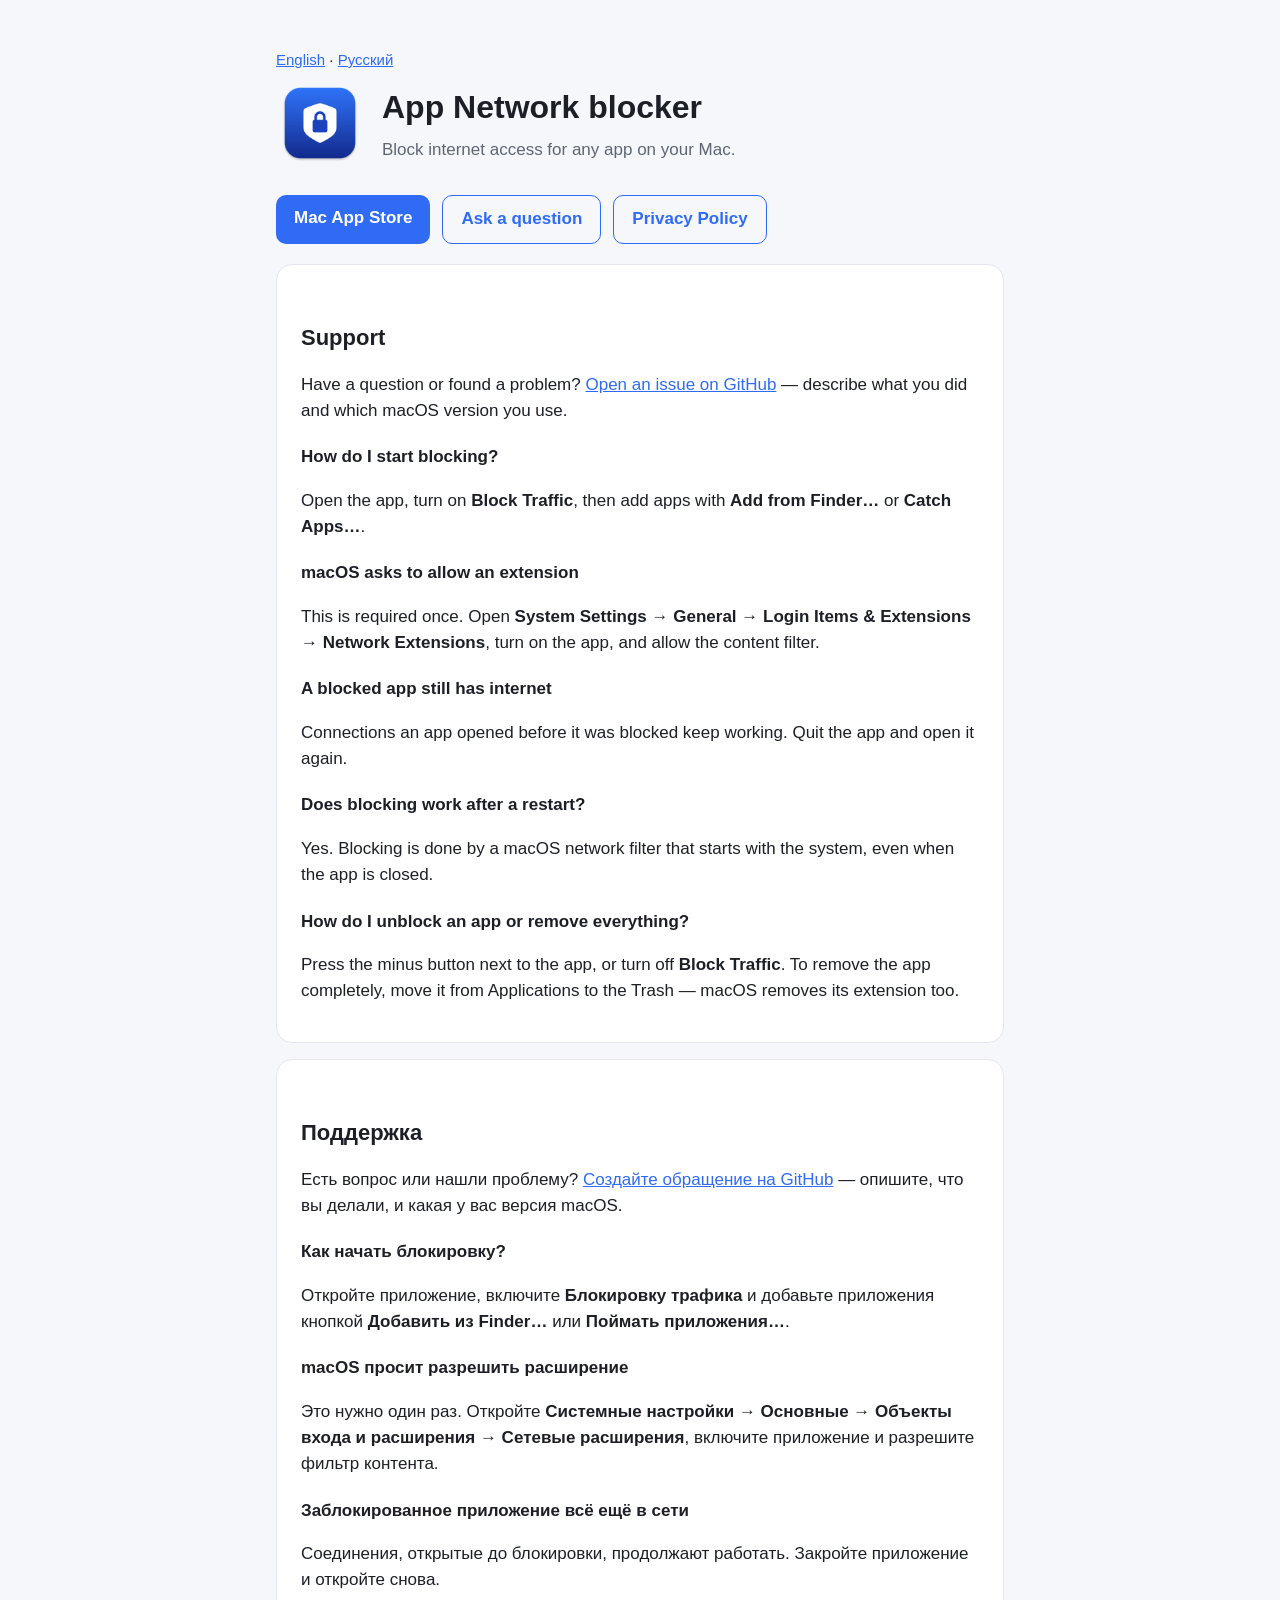
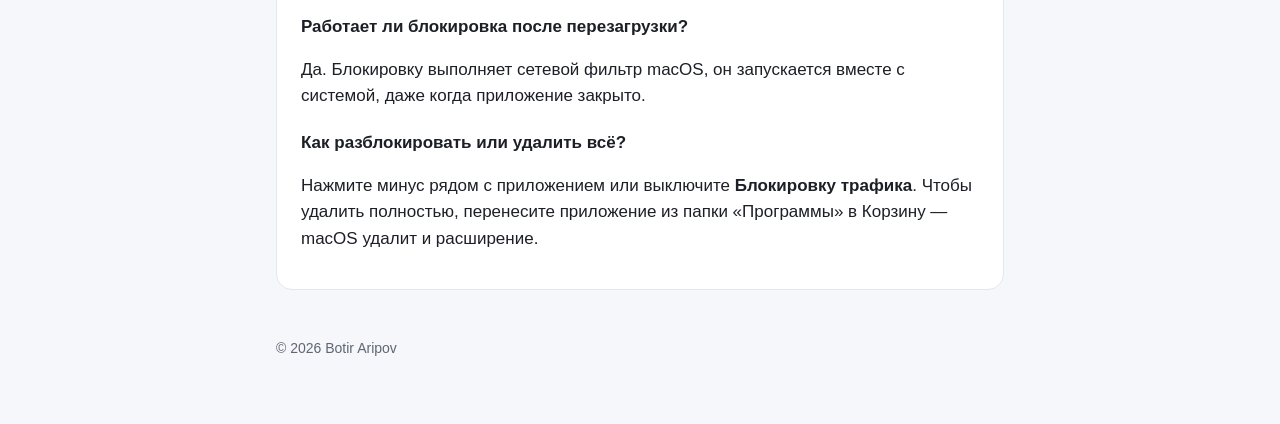
<file: index.html>
<!DOCTYPE html>
<html lang="en">
<head>
  <meta charset="utf-8">
  <meta name="viewport" content="width=device-width, initial-scale=1">
  <title>App Network blocker — Support</title>
  <meta name="description" content="App Network blocker for Mac blocks internet access for the apps you choose.">
  <link rel="icon" href="icon.png">
  <link rel="stylesheet" href="style.css">
</head>
<body>
<main>
  <nav class="lang"><a href="#en">English</a> · <a href="#ru">Русский</a></nav>
  <header>
    <img src="icon.png" alt="">
    <div>
      <h1>App Network blocker</h1>
      <p class="muted">Block internet access for any app on your Mac.</p>
    </div>
  </header>

  <div class="buttons">
    <a class="button" href="https://apps.apple.com/app/id6816795297">Mac App Store</a>
    <a class="button secondary" href="https://github.com/Batko91/app-network-blocker/issues/new">Ask a question</a>
    <a class="button secondary" href="privacy.html">Privacy Policy</a>
  </div>

  <section id="en" class="card">
    <h2>Support</h2>
    <p>Have a question or found a problem? <a href="https://github.com/Batko91/app-network-blocker/issues/new">Open an issue on GitHub</a> — describe what you did and which macOS version you use.</p>

    <h3>How do I start blocking?</h3>
    <p>Open the app, turn on <b>Block Traffic</b>, then add apps with <b>Add from Finder…</b> or <b>Catch Apps…</b>.</p>

    <h3>macOS asks to allow an extension</h3>
    <p>This is required once. Open <b>System Settings → General → Login Items &amp; Extensions → Network Extensions</b>, turn on the app, and allow the content filter.</p>

    <h3>A blocked app still has internet</h3>
    <p>Connections an app opened before it was blocked keep working. Quit the app and open it again.</p>

    <h3>Does blocking work after a restart?</h3>
    <p>Yes. Blocking is done by a macOS network filter that starts with the system, even when the app is closed.</p>

    <h3>How do I unblock an app or remove everything?</h3>
    <p>Press the minus button next to the app, or turn off <b>Block Traffic</b>. To remove the app completely, move it from Applications to the Trash — macOS removes its extension too.</p>
  </section>

  <section id="ru" class="card" lang="ru">
    <h2>Поддержка</h2>
    <p>Есть вопрос или нашли проблему? <a href="https://github.com/Batko91/app-network-blocker/issues/new">Создайте обращение на GitHub</a> — опишите, что вы делали, и какая у вас версия macOS.</p>

    <h3>Как начать блокировку?</h3>
    <p>Откройте приложение, включите <b>Блокировку трафика</b> и добавьте приложения кнопкой <b>Добавить из Finder…</b> или <b>Поймать приложения…</b>.</p>

    <h3>macOS просит разрешить расширение</h3>
    <p>Это нужно один раз. Откройте <b>Системные настройки → Основные → Объекты входа и расширения → Сетевые расширения</b>, включите приложение и разрешите фильтр контента.</p>

    <h3>Заблокированное приложение всё ещё в сети</h3>
    <p>Соединения, открытые до блокировки, продолжают работать. Закройте приложение и откройте снова.</p>

    <h3>Работает ли блокировка после перезагрузки?</h3>
    <p>Да. Блокировку выполняет сетевой фильтр macOS, он запускается вместе с системой, даже когда приложение закрыто.</p>

    <h3>Как разблокировать или удалить всё?</h3>
    <p>Нажмите минус рядом с приложением или выключите <b>Блокировку трафика</b>. Чтобы удалить полностью, перенесите приложение из папки «Программы» в Корзину — macOS удалит и расширение.</p>
  </section>

  <footer>© 2026 Botir Aripov</footer>
</main>
</body>
</html>
</file>
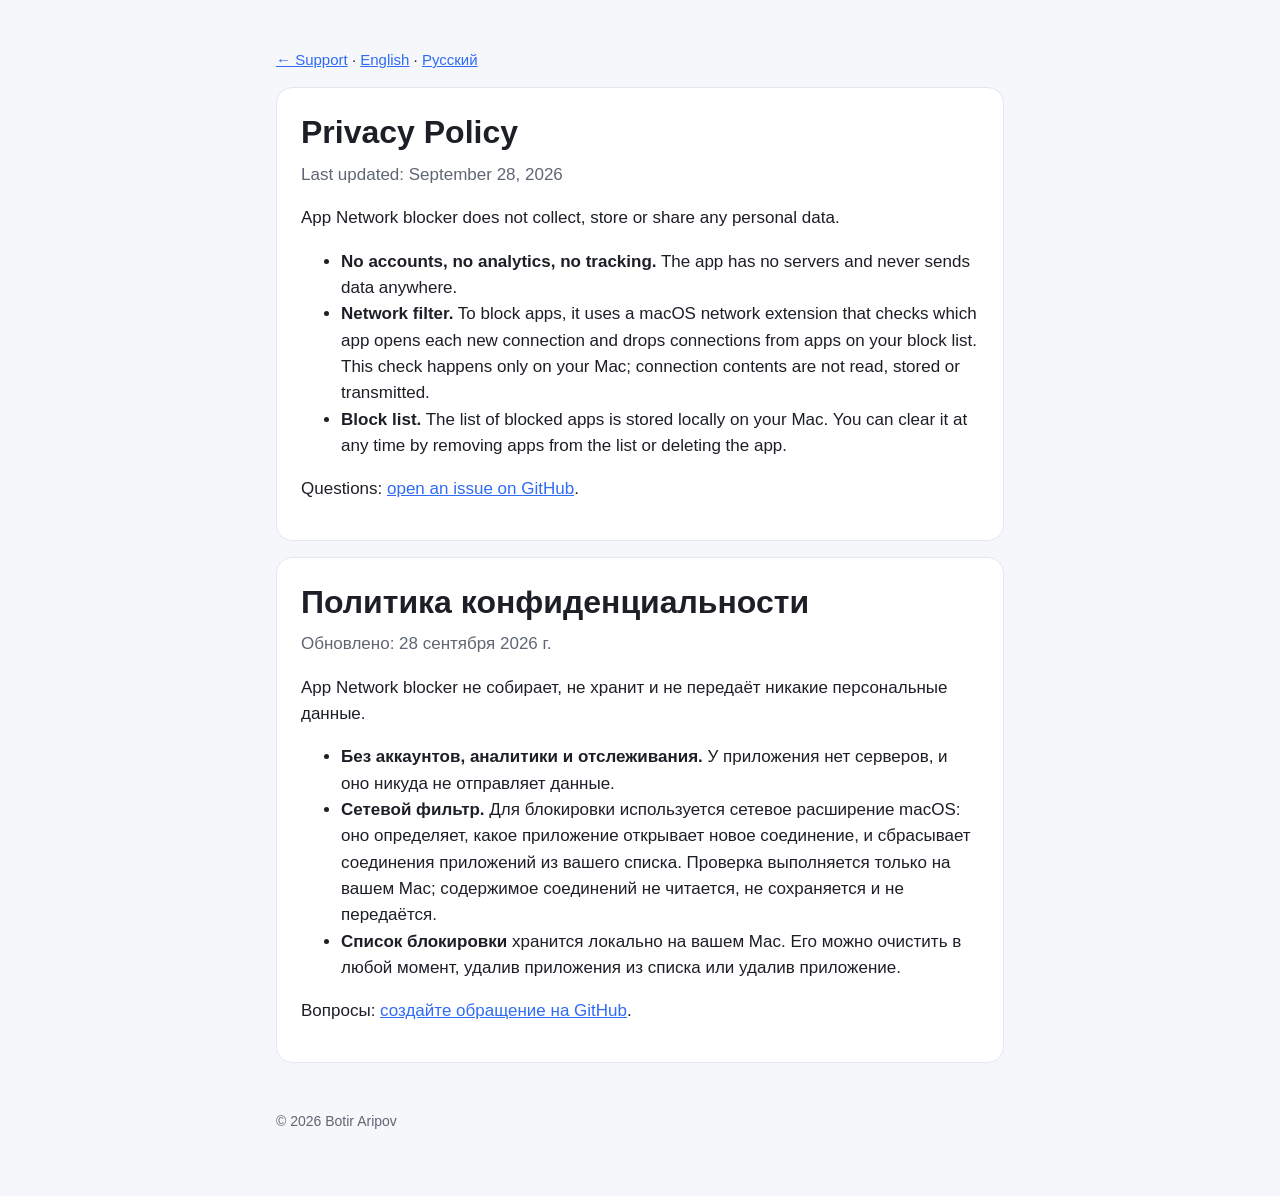
<file: privacy.html>
<!DOCTYPE html>
<html lang="en">
<head>
  <meta charset="utf-8">
  <meta name="viewport" content="width=device-width, initial-scale=1">
  <title>App Network blocker — Privacy Policy</title>
  <link rel="icon" href="icon.png">
  <link rel="stylesheet" href="style.css">
</head>
<body>
<main>
  <nav class="lang"><a href="index.html">← Support</a> · <a href="#en">English</a> · <a href="#ru">Русский</a></nav>

  <section id="en" class="card">
    <h1>Privacy Policy</h1>
    <p class="muted">Last updated: September 28, 2026</p>
    <p>App Network blocker does not collect, store or share any personal data.</p>
    <ul>
      <li><b>No accounts, no analytics, no tracking.</b> The app has no servers and never sends data anywhere.</li>
      <li><b>Network filter.</b> To block apps, it uses a macOS network extension that checks which app opens each new connection and drops connections from apps on your block list. This check happens only on your Mac; connection contents are not read, stored or transmitted.</li>
      <li><b>Block list.</b> The list of blocked apps is stored locally on your Mac. You can clear it at any time by removing apps from the list or deleting the app.</li>
    </ul>
    <p>Questions: <a href="https://github.com/Batko91/app-network-blocker/issues/new">open an issue on GitHub</a>.</p>
  </section>

  <section id="ru" class="card" lang="ru">
    <h1>Политика конфиденциальности</h1>
    <p class="muted">Обновлено: 28 сентября 2026 г.</p>
    <p>App Network blocker не собирает, не хранит и не передаёт никакие персональные данные.</p>
    <ul>
      <li><b>Без аккаунтов, аналитики и отслеживания.</b> У приложения нет серверов, и оно никуда не отправляет данные.</li>
      <li><b>Сетевой фильтр.</b> Для блокировки используется сетевое расширение macOS: оно определяет, какое приложение открывает новое соединение, и сбрасывает соединения приложений из вашего списка. Проверка выполняется только на вашем Mac; содержимое соединений не читается, не сохраняется и не передаётся.</li>
      <li><b>Список блокировки</b> хранится локально на вашем Mac. Его можно очистить в любой момент, удалив приложения из списка или удалив приложение.</li>
    </ul>
    <p>Вопросы: <a href="https://github.com/Batko91/app-network-blocker/issues/new">создайте обращение на GitHub</a>.</p>
  </section>

  <footer>© 2026 Botir Aripov</footer>
</main>
</body>
</html>
</file>
<file: style.css>
:root {
  --bg: #f5f7fb;
  --card: #ffffff;
  --text: #1c1f26;
  --muted: #5f6673;
  --accent: #2f6bf5;
  --border: #e3e7ef;
}
@media (prefers-color-scheme: dark) {
  :root {
    --bg: #111318;
    --card: #1b1e25;
    --text: #eef0f4;
    --muted: #a0a7b4;
    --accent: #6f9bff;
    --border: #2b303a;
  }
}
* { box-sizing: border-box; }
body {
  margin: 0;
  background: var(--bg);
  color: var(--text);
  font: 17px/1.55 -apple-system, BlinkMacSystemFont, "Segoe UI", Roboto, sans-serif;
}
main { max-width: 760px; margin: 0 auto; padding: 48px 16px 64px; }
header { display: flex; align-items: center; gap: 18px; margin-bottom: 28px; }
header img { width: 88px; height: 88px; }
h1 { margin: 0; font-size: 32px; }
h2 { margin: 36px 0 12px; font-size: 22px; }
h3 { margin: 20px 0 6px; font-size: 17px; }
p, li { color: var(--text); }
.muted { color: var(--muted); margin: 4px 0 0; }
.card { background: var(--card); border: 1px solid var(--border); border-radius: 16px; padding: 20px 24px; margin-top: 16px; }
.buttons { display: flex; flex-wrap: wrap; gap: 12px; margin: 20px 0; }
.button {
  display: inline-block; padding: 10px 18px; border-radius: 10px;
  background: var(--accent); color: #fff; text-decoration: none; font-weight: 600;
}
.button.secondary { background: transparent; color: var(--accent); border: 1px solid var(--accent); }
a { color: var(--accent); }
nav.lang { margin-bottom: 8px; font-size: 15px; }
footer { margin-top: 48px; color: var(--muted); font-size: 14px; }
</file>
